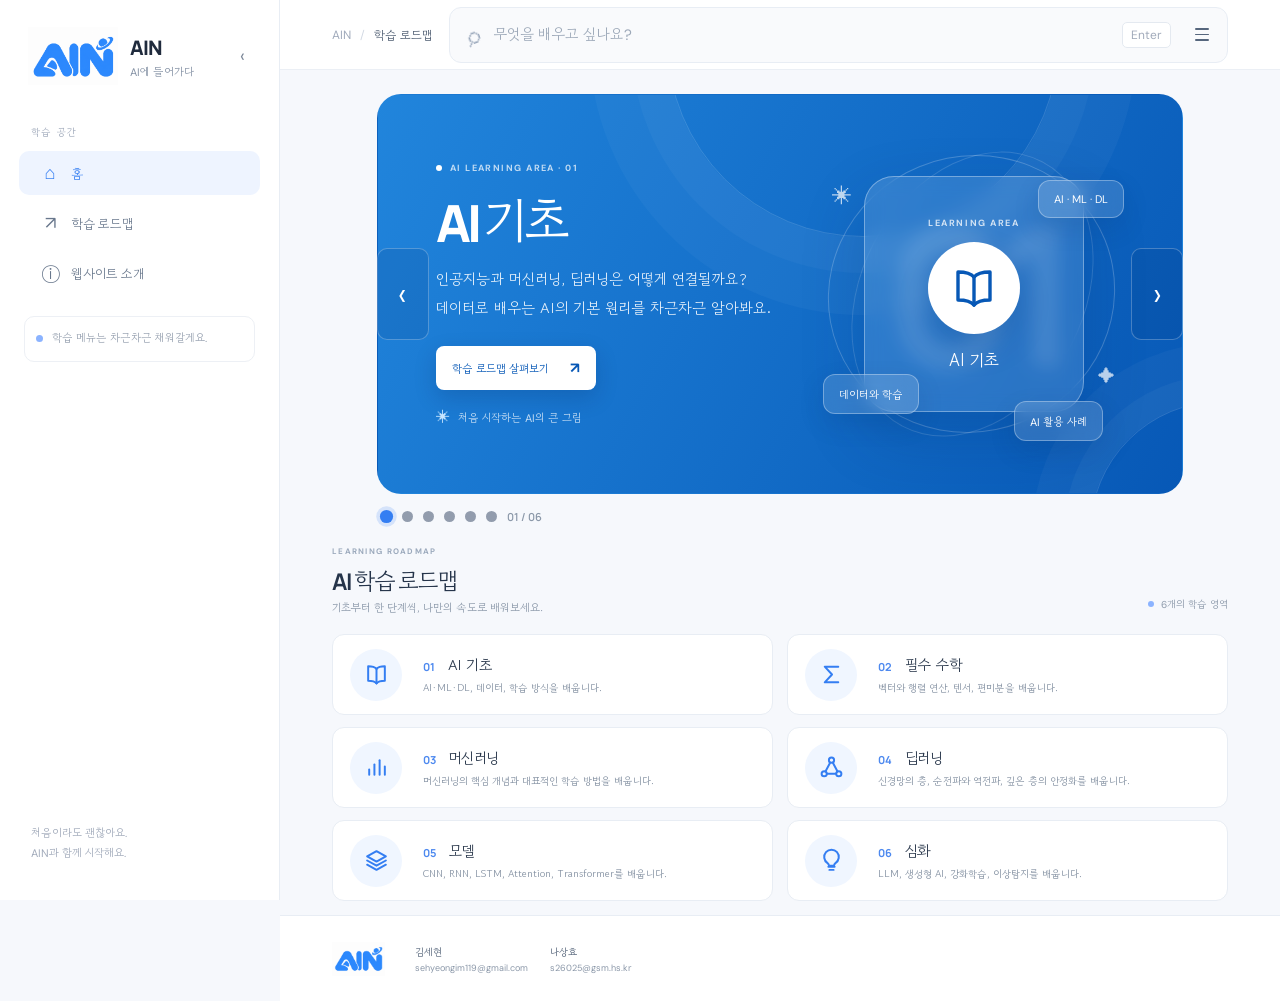
<file: index.html>
<!doctype html>
<html lang="ko">
  <head>
    <meta charset="UTF-8" />
    <meta name="viewport" content="width=device-width, initial-scale=1.0" />
    <meta name="theme-color" content="#f7f9fc" />
    <meta name="description" content="AI를 처음 만나는 사람을 위한 인터랙티브 학습 로드맵, AIN." />
    <title>메인페이지</title>
    <link rel="icon" type="image/png" href="./assets/ain-logo.png?v=2" />
    <link rel="stylesheet" href="./src/styles/main.css?v=hero-carousel-gapless-20261103" />
  </head>
  <body>
    <div class="app-shell" id="appShell">
      <aside class="sidebar" id="sidebar" aria-label="학습 메뉴">
        <div class="sidebar-header">
          <a class="brand" id="sidebarBrand" href="#home" aria-label="AIN 홈" title="AIN 홈">
            <img src="./assets/ain-logo.png" alt="AIN 로고" />
            <span class="brand-copy"><strong>AIN</strong><small>AI에 들어가다</small></span>
          </a>
          <button class="sidebar-toggle-button" id="sidebarToggle" type="button" aria-expanded="true" aria-controls="sidebar" aria-label="사이드바 접기" title="사이드바 접기">
            <span class="side-icon" aria-hidden="true">‹</span>
          </button>
        </div>
        <div class="sidebar-label">학습 공간</div>
        <a class="side-link is-active" href="#home" aria-current="page"><span class="side-icon">⌂</span><span>홈</span></a>
        <a class="side-link" href="./roadmap.html"><span class="side-icon">↗</span><span>학습 로드맵</span></a>
        <a class="side-link" href="./about.html"><span class="side-icon">ⓘ</span><span>웹사이트 소개</span></a>
        <div class="sidebar-note"><span class="note-dot"></span><span>학습 메뉴는 차근차근 채워갈게요.</span></div>
        <div class="sidebar-bottom">처음이라도 괜찮아요.<br />AIN과 함께 시작해요.</div>
      </aside>

      <main class="main-area" id="home">
        <header class="topbar">
          <div class="topbar-left">
            <div class="breadcrumb"><span>AIN</span><span class="crumb-divider">/</span><strong>학습 로드맵</strong></div>
          </div>
          <div class="search-wrap">
            <span class="search-icon" aria-hidden="true">⌕</span>
            <input id="searchInput" type="search" placeholder="무엇을 배우고 싶나요?" aria-label="학습 단원 검색" autocomplete="off" />
            <kbd>Enter</kbd>
            <button class="icon-button hamburger" id="menuButton" type="button" aria-label="메뉴 열기" aria-expanded="false" aria-controls="menuPanel"><span></span><span></span><span></span></button>
          </div>
          <div class="topbar-end"><span class="topbar-caption">AI를 처음 만나는 순간</span></div>
        </header>

        <section class="menu-panel" id="menuPanel" aria-label="전체 메뉴" aria-hidden="true" inert>
          <div class="menu-panel-content">
            <div class="menu-panel-kicker">AIN MENU</div>
            <h2>전체 메뉴</h2>
            <p>AI 학습 목차와 관련 메뉴가 이곳에 표시됩니다.</p>
          </div>
        </section>

        <div class="page-content">
          <section class="hero" id="heroCarousel" aria-label="AI 학습 카테고리 소개" aria-roledescription="carousel">
            <div class="hero-stage">
              <div class="hero-slides" id="heroSlides" aria-live="off"></div>
              <div class="hero-side-controls">
                <button class="hero-arrow hero-previous" id="heroPrevious" type="button" aria-label="이전 카테고리">‹</button>
                <button class="hero-arrow hero-next" id="heroNext" type="button" aria-label="다음 카테고리">›</button>
              </div>
            </div>
            <div class="hero-carousel-controls">
              <div class="hero-pagination" id="heroPagination" role="group" aria-label="카테고리 선택"></div>
              <span class="hero-slide-count" id="heroSlideCount" aria-hidden="true"></span>
            </div>
          </section>

          <section class="roadmap-section" id="roadmap" aria-labelledby="roadmapTitle">
            <div class="section-heading">
              <div><div class="section-kicker">LEARNING ROADMAP</div><h2 id="roadmapTitle">AI 학습 로드맵</h2><p>기초부터 한 단계씩, 나만의 속도로 배워보세요.</p></div>
              <div class="roadmap-count"><span class="count-dot"></span><span id="unitCount">6개의 학습 영역</span></div>
            </div>
            <div class="filter-row" id="filterRow" aria-label="학습 영역 필터"></div>
            <div class="unit-grid" id="unitGrid" aria-live="polite">
              <article class="unit-card" data-unit-id="base">
                <span class="unit-icon" aria-hidden="true"><svg viewBox="0 0 24 24"><path d="M12 6.5C10.5 4.7 7.7 4 4 4v14c3.7 0 6.5.7 8 2.5"/><path d="M12 6.5C13.5 4.7 16.3 4 20 4v14c-3.7 0-6.5.7-8 2.5"/><path d="M12 6.5v14"/></svg></span>
                <div class="unit-content"><div class="unit-title-wrap"><span class="unit-number">01</span><h3>AI 기초</h3></div><p class="unit-description">AI·ML·DL, 데이터, 학습 방식을 배웁니다.</p></div>
              </article>
              <a class="unit-card" data-unit-id="math" href="https://yea-kasane-teto.github.io/AIN-sanghyo/?module=math" aria-label="필수 수학 학습 페이지로 이동">
                <span class="unit-icon" aria-hidden="true"><svg viewBox="0 0 24 24"><path d="M18.5 4.5h-13l7 7.5-7 7.5h13"/></svg></span>
                <div class="unit-content"><div class="unit-title-wrap"><span class="unit-number">02</span><h3>필수 수학</h3></div><p class="unit-description">벡터와 행렬 연산, 텐서, 편미분을 배웁니다.</p></div>
              </a>
              <a class="unit-card" data-unit-id="ml" href="https://yea-kasane-teto.github.io/AIN-sanghyo/?module=ml" aria-label="머신러닝 학습 페이지로 이동">
                <span class="unit-icon" aria-hidden="true"><svg viewBox="0 0 24 24"><path d="M5 19v-5"/><path d="M10 19V9"/><path d="M15 19V5"/><path d="M20 19v-8"/></svg></span>
                <div class="unit-content"><div class="unit-title-wrap"><span class="unit-number">03</span><h3>머신러닝</h3></div><p class="unit-description">머신러닝의 핵심 개념과 대표적인 학습 방법을 배웁니다.</p></div>
              </a>
              <article class="unit-card" data-unit-id="dl">
                <span class="unit-icon" aria-hidden="true"><svg viewBox="0 0 24 24"><circle cx="12" cy="5" r="2.5"/><circle cx="5" cy="18" r="2.5"/><circle cx="19" cy="18" r="2.5"/><path d="m10.8 7.2-4.6 8.6M13.2 7.2l4.6 8.6M7.5 18h9"/></svg></span>
                <div class="unit-content"><div class="unit-title-wrap"><span class="unit-number">04</span><h3>딥러닝</h3></div><p class="unit-description">신경망과 딥러닝의 기본 구조와 학습 원리를 배웁니다.</p></div>
              </article>
              <article class="unit-card" data-unit-id="model">
                <span class="unit-icon" aria-hidden="true"><svg viewBox="0 0 24 24"><path d="m12 3 9 5-9 5-9-5 9-5Z"/><path d="m3 12 9 5 9-5"/><path d="m3 16 9 5 9-5"/></svg></span>
                <div class="unit-content"><div class="unit-title-wrap"><span class="unit-number">05</span><h3>모델</h3></div><p class="unit-description">CNN, RNN, LSTM, Attention, Transformer를 배웁니다.</p></div>
              </article>
              <article class="unit-card" data-unit-id="depth">
                <span class="unit-icon" aria-hidden="true"><svg viewBox="0 0 24 24"><path d="M9 18h6M10 21h4"/><path d="M8.2 14.5a7 7 0 1 1 7.6 0c-.9.7-1.3 1.5-1.4 2.5h-4.8c-.1-1-.5-1.8-1.4-2.5Z"/></svg></span>
                <div class="unit-content"><div class="unit-title-wrap"><span class="unit-number">06</span><h3>심화</h3></div><p class="unit-description">LLM, 생성형 AI, 강화학습, 이상탐지를 배웁니다.</p></div>
              </article>
            </div>
            <div class="empty-state" id="emptyState" hidden><span>⌕</span><strong>검색 결과가 없어요</strong><p>다른 단어로 다시 찾아보세요.</p></div>
          </section>
        </div>

        <footer class="site-footer">
          <a class="footer-brand" href="#home" aria-label="AIN 홈"><img src="./assets/ain-logo.png" alt="AIN 로고" /></a>
          <div class="footer-contacts"><a href="mailto:sehyeongim119@gmail.com"><strong>김세현</strong><span>sehyeongim119@gmail.com</span></a><a href="mailto:s26025@gsm.hs.kr"><strong>나상효</strong><span>s26025@gsm.hs.kr</span></a></div>
        </footer>
      </main>
    </div>
    <script src="./src/modules/navigation.js"></script>
    <script src="./src/modules/menuPanel.js"></script>
    <script src="./src/modules/heroCarousel.js?v=hero-carousel-motion-20261103"></script>
    <script type="module" src="./src/main.js"></script>
  </body>
</html>
</file>
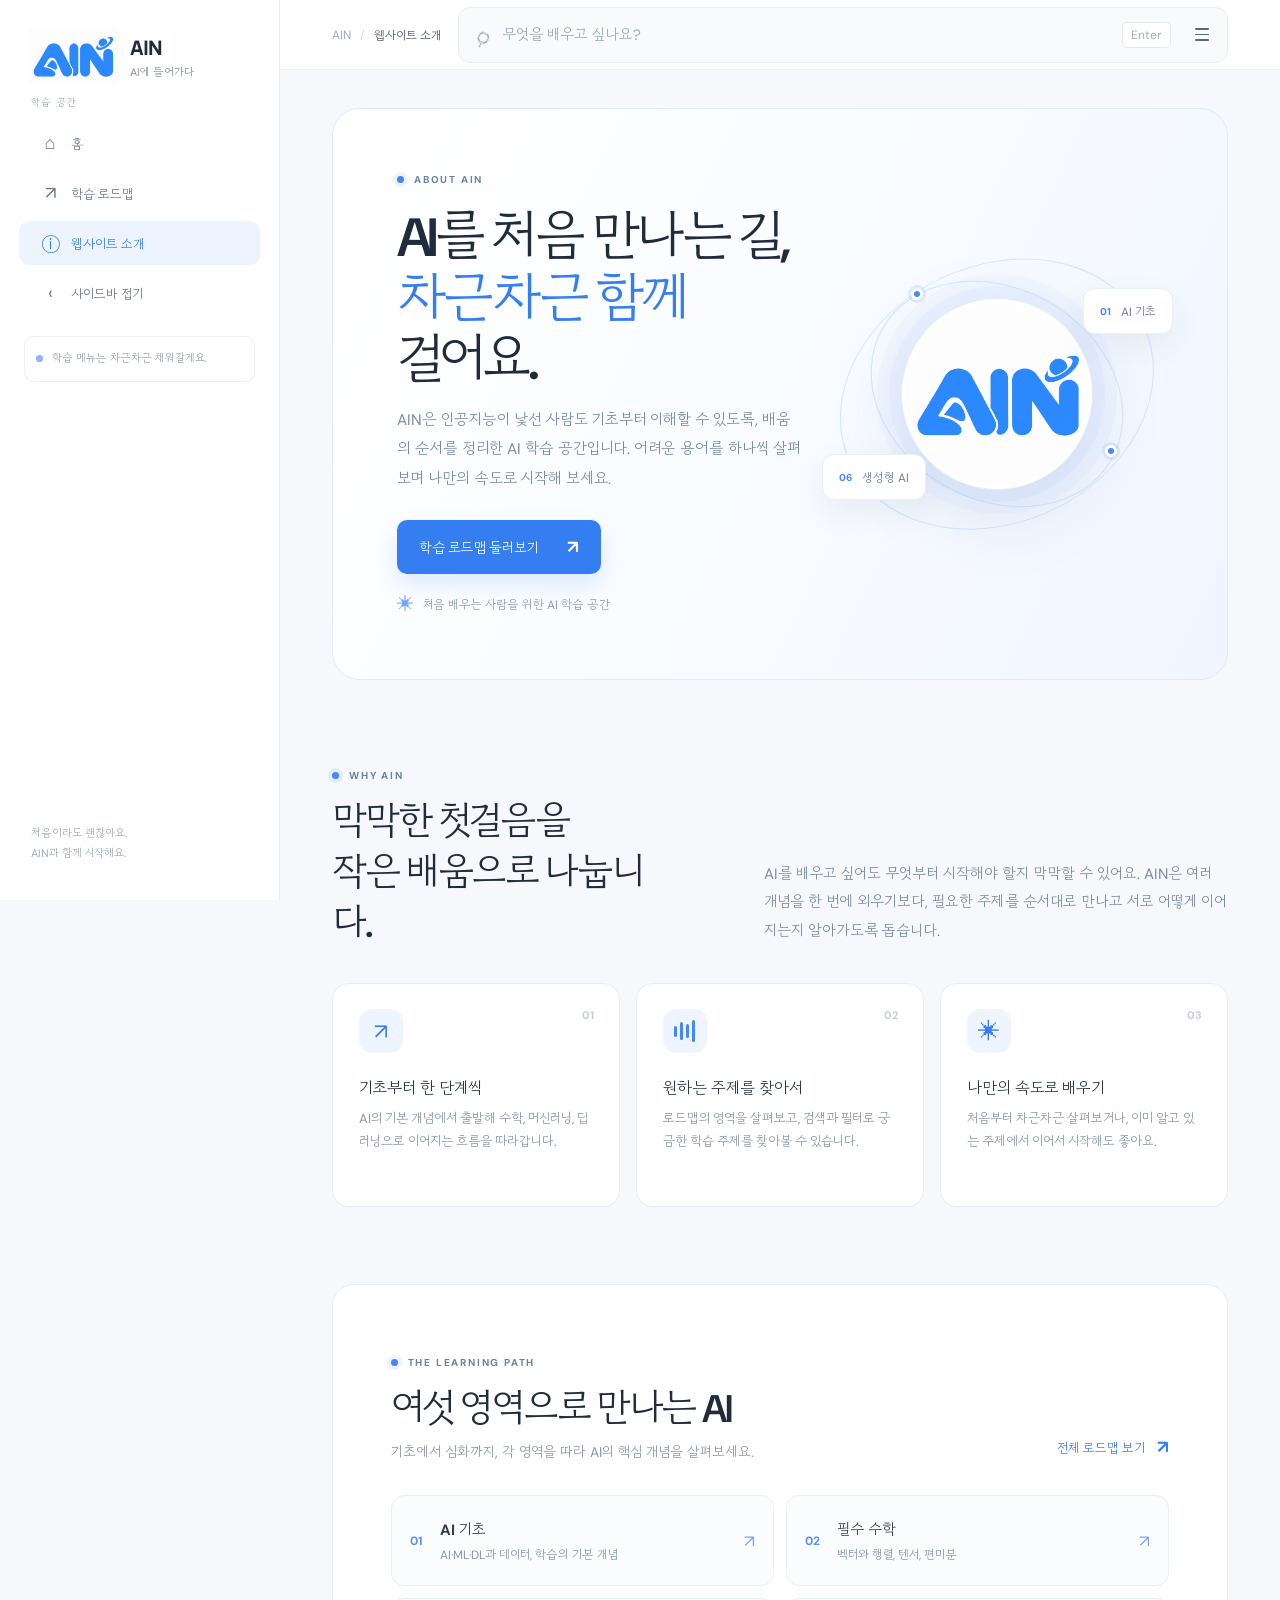
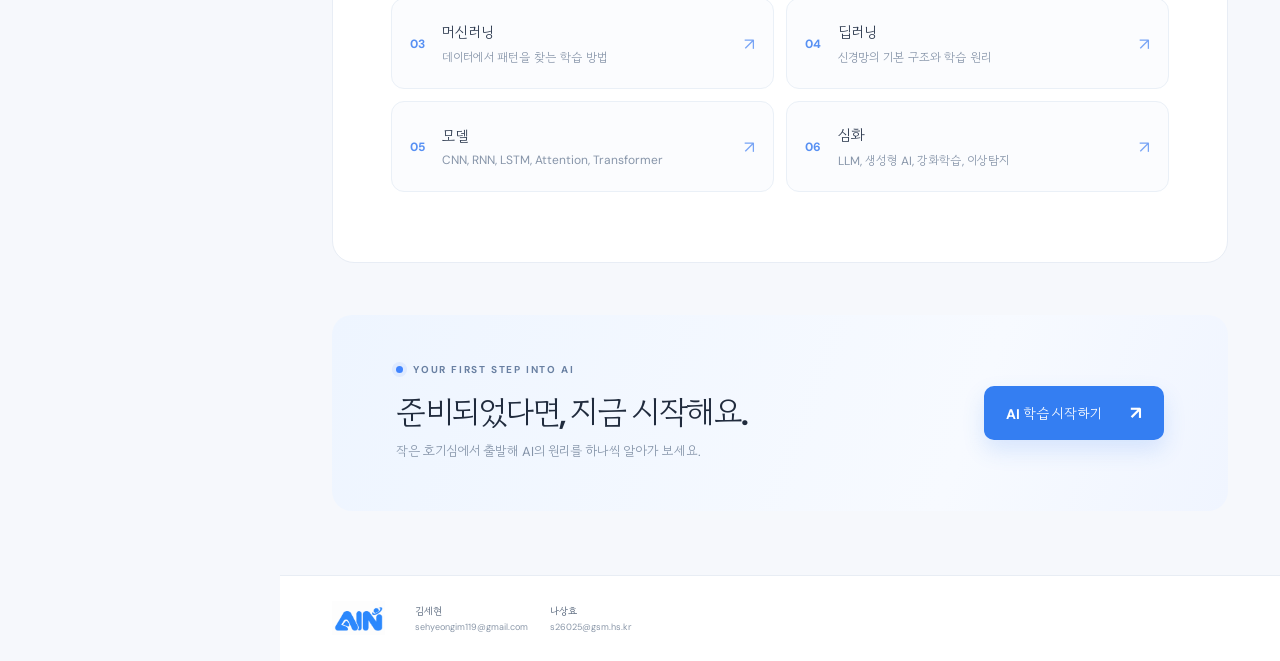
<file: about.html>
<!doctype html>
<html lang="ko">
  <head>
    <meta charset="UTF-8" />
    <meta name="viewport" content="width=device-width, initial-scale=1.0" />
    <meta name="theme-color" content="#f7f9fc" />
    <meta name="description" content="AIN은 AI를 처음 만나는 사람을 위한 단계별 학습 로드맵입니다." />
    <title>웹사이트 소개 | AIN</title>
    <link rel="icon" type="image/png" href="./assets/ain-logo.png" />
    <link rel="stylesheet" href="./src/styles/main.css" />
    <link rel="stylesheet" href="./src/styles/about.css" />
  </head>
  <body>
    <div class="app-shell" id="appShell">
      <aside class="sidebar" id="sidebar" aria-label="학습 메뉴">
        <a class="brand" href="./index.html" aria-label="AIN 홈">
          <img src="./assets/ain-logo.png" alt="AIN 로고" />
          <span class="brand-copy"><strong>AIN</strong><small>AI에 들어가다</small></span>
        </a>
        <div class="sidebar-label">학습 공간</div>
        <a class="side-link" href="./index.html"><span class="side-icon">⌂</span><span>홈</span></a>
        <a class="side-link" href="./roadmap.html"><span class="side-icon">↗</span><span>학습 로드맵</span></a>
        <a class="side-link is-active" href="./about.html" aria-current="page"><span class="side-icon">ⓘ</span><span>웹사이트 소개</span></a>
        <button class="side-link side-toggle" id="sidebarToggle" type="button" aria-expanded="true" aria-controls="sidebar"><span class="side-icon">‹</span><span>사이드바 접기</span></button>
        <div class="sidebar-note"><span class="note-dot"></span><span>학습 메뉴는 차근차근 채워갈게요.</span></div>
        <div class="sidebar-bottom">처음이라도 괜찮아요.<br />AIN과 함께 시작해요.</div>
      </aside>

      <main class="main-area" id="aboutPage">
        <header class="topbar">
          <div class="topbar-left">
            <div class="breadcrumb"><a href="./index.html">AIN</a><span class="crumb-divider">/</span><strong>웹사이트 소개</strong></div>
          </div>
          <div class="search-wrap about-search-wrap">
            <span class="search-icon" aria-hidden="true">⌕</span>
            <input id="searchInput" type="search" placeholder="무엇을 배우고 싶나요?" aria-label="학습 단원 검색" autocomplete="off" />
            <kbd>Enter</kbd>
            <button class="icon-button hamburger" id="menuButton" type="button" aria-label="메뉴 열기" aria-expanded="false" aria-controls="menuPanel"><span></span><span></span><span></span></button>
          </div>
          <div class="topbar-end"><span class="topbar-caption">AI를 처음 만나는 순간</span></div>
        </header>

        <section class="menu-panel" id="menuPanel" aria-label="전체 메뉴" aria-hidden="true" inert>
          <div class="menu-panel-content">
            <div class="menu-panel-kicker">AIN MENU</div>
            <h2>전체 메뉴</h2>
            <p>AI 학습 목차와 관련 메뉴가 이곳에 표시됩니다.</p>
          </div>
        </section>

        <div class="page-content about-content">
          <section class="about-hero" aria-labelledby="aboutTitle">
            <div class="about-hero-copy">
              <div class="about-kicker"><span></span> ABOUT AIN</div>
              <h1 id="aboutTitle">AI를 처음 만나는 길,<br /><em>차근차근 함께</em> 걸어요.</h1>
              <p>AIN은 인공지능이 낯선 사람도 기초부터 이해할 수 있도록, 배움의 순서를 정리한 AI 학습 공간입니다. 어려운 용어를 하나씩 살펴보며 나만의 속도로 시작해 보세요.</p>
              <a class="about-primary-button" href="./roadmap.html">학습 로드맵 둘러보기 <span aria-hidden="true">↗</span></a>
              <div class="about-hero-note"><span aria-hidden="true">✳</span> 처음 배우는 사람을 위한 AI 학습 공간</div>
            </div>
            <div class="about-orbit" aria-hidden="true">
              <div class="orbit-ring orbit-ring-one"></div>
              <div class="orbit-ring orbit-ring-two"></div>
              <div class="orbit-center"><img src="./assets/ain-logo.png" alt="" /></div>
              <span class="orbit-dot orbit-dot-one"></span>
              <span class="orbit-dot orbit-dot-two"></span>
              <div class="orbit-chip orbit-chip-top"><span>01</span> AI 기초</div>
              <div class="orbit-chip orbit-chip-bottom"><span>06</span> 생성형 AI</div>
            </div>
          </section>

          <section class="about-purpose" aria-labelledby="purposeTitle">
            <div class="about-section-heading">
              <div class="about-kicker"><span></span> WHY AIN</div>
              <h2 id="purposeTitle">막막한 첫걸음을<br />작은 배움으로 나눕니다.</h2>
            </div>
            <p class="about-purpose-copy">AI를 배우고 싶어도 무엇부터 시작해야 할지 막막할 수 있어요. AIN은 여러 개념을 한 번에 외우기보다, 필요한 주제를 순서대로 만나고 서로 어떻게 이어지는지 알아가도록 돕습니다.</p>
            <div class="about-value-grid">
              <article class="about-value-card">
                <span class="about-value-number">01</span>
                <div class="about-value-icon" aria-hidden="true">↗</div>
                <h3>기초부터 한 단계씩</h3>
                <p>AI의 기본 개념에서 출발해 수학, 머신러닝, 딥러닝으로 이어지는 흐름을 따라갑니다.</p>
              </article>
              <article class="about-value-card">
                <span class="about-value-number">02</span>
                <div class="about-value-icon about-value-icon-bars" aria-hidden="true"><i></i><i></i><i></i><i></i></div>
                <h3>원하는 주제를 찾아서</h3>
                <p>로드맵의 영역을 살펴보고, 검색과 필터로 궁금한 학습 주제를 찾아볼 수 있습니다.</p>
              </article>
              <article class="about-value-card">
                <span class="about-value-number">03</span>
                <div class="about-value-icon" aria-hidden="true">✳</div>
                <h3>나만의 속도로 배우기</h3>
                <p>처음부터 차근차근 살펴보거나, 이미 알고 있는 주제에서 이어서 시작해도 좋아요.</p>
              </article>
            </div>
          </section>

          <section class="about-roadmap" aria-labelledby="aboutRoadmapTitle">
            <div class="about-section-heading about-roadmap-heading">
              <div>
                <div class="about-kicker"><span></span> THE LEARNING PATH</div>
                <h2 id="aboutRoadmapTitle">여섯 영역으로 만나는 AI</h2>
                <p>기초에서 심화까지, 각 영역을 따라 AI의 핵심 개념을 살펴보세요.</p>
              </div>
              <a class="about-text-link" href="./roadmap.html">전체 로드맵 보기 <span aria-hidden="true">↗</span></a>
            </div>
            <div class="about-path-grid">
              <article class="about-path-card"><span>01</span><div><h3>AI 기초</h3><p>AI·ML·DL과 데이터, 학습의 기본 개념</p></div><b aria-hidden="true">↗</b></article>
              <article class="about-path-card"><span>02</span><div><h3>필수 수학</h3><p>벡터와 행렬, 텐서, 편미분</p></div><b aria-hidden="true">↗</b></article>
              <article class="about-path-card"><span>03</span><div><h3>머신러닝</h3><p>데이터에서 패턴을 찾는 학습 방법</p></div><b aria-hidden="true">↗</b></article>
              <article class="about-path-card"><span>04</span><div><h3>딥러닝</h3><p>신경망의 기본 구조와 학습 원리</p></div><b aria-hidden="true">↗</b></article>
              <article class="about-path-card"><span>05</span><div><h3>모델</h3><p>CNN, RNN, LSTM, Attention, Transformer</p></div><b aria-hidden="true">↗</b></article>
              <article class="about-path-card"><span>06</span><div><h3>심화</h3><p>LLM, 생성형 AI, 강화학습, 이상탐지</p></div><b aria-hidden="true">↗</b></article>
            </div>
          </section>

          <section class="about-closing" aria-label="학습 시작하기">
            <div><div class="about-kicker"><span></span> YOUR FIRST STEP INTO AI</div><h2>준비되었다면, 지금 시작해요.</h2><p>작은 호기심에서 출발해 AI의 원리를 하나씩 알아가 보세요.</p></div>
            <a class="about-primary-button" href="./roadmap.html">AI 학습 시작하기 <span aria-hidden="true">↗</span></a>
          </section>
        </div>

        <footer class="site-footer">
          <a class="footer-brand" href="./index.html" aria-label="AIN 홈"><img src="./assets/ain-logo.png" alt="AIN 로고" /></a>
          <div class="footer-contacts"><a href="mailto:sehyeongim119@gmail.com"><strong>김세현</strong><span>sehyeongim119@gmail.com</span></a><a href="mailto:s26025@gsm.hs.kr"><strong>나상효</strong><span>s26025@gsm.hs.kr</span></a></div>
        </footer>
      </main>
    </div>
    <script src="./src/modules/navigation.js"></script>
    <script src="./src/modules/menuPanel.js"></script>
    <script type="module">
      import { initSearch } from './src/modules/search.js';
      initSearch();
    </script>
  </body>
</html>
</file>
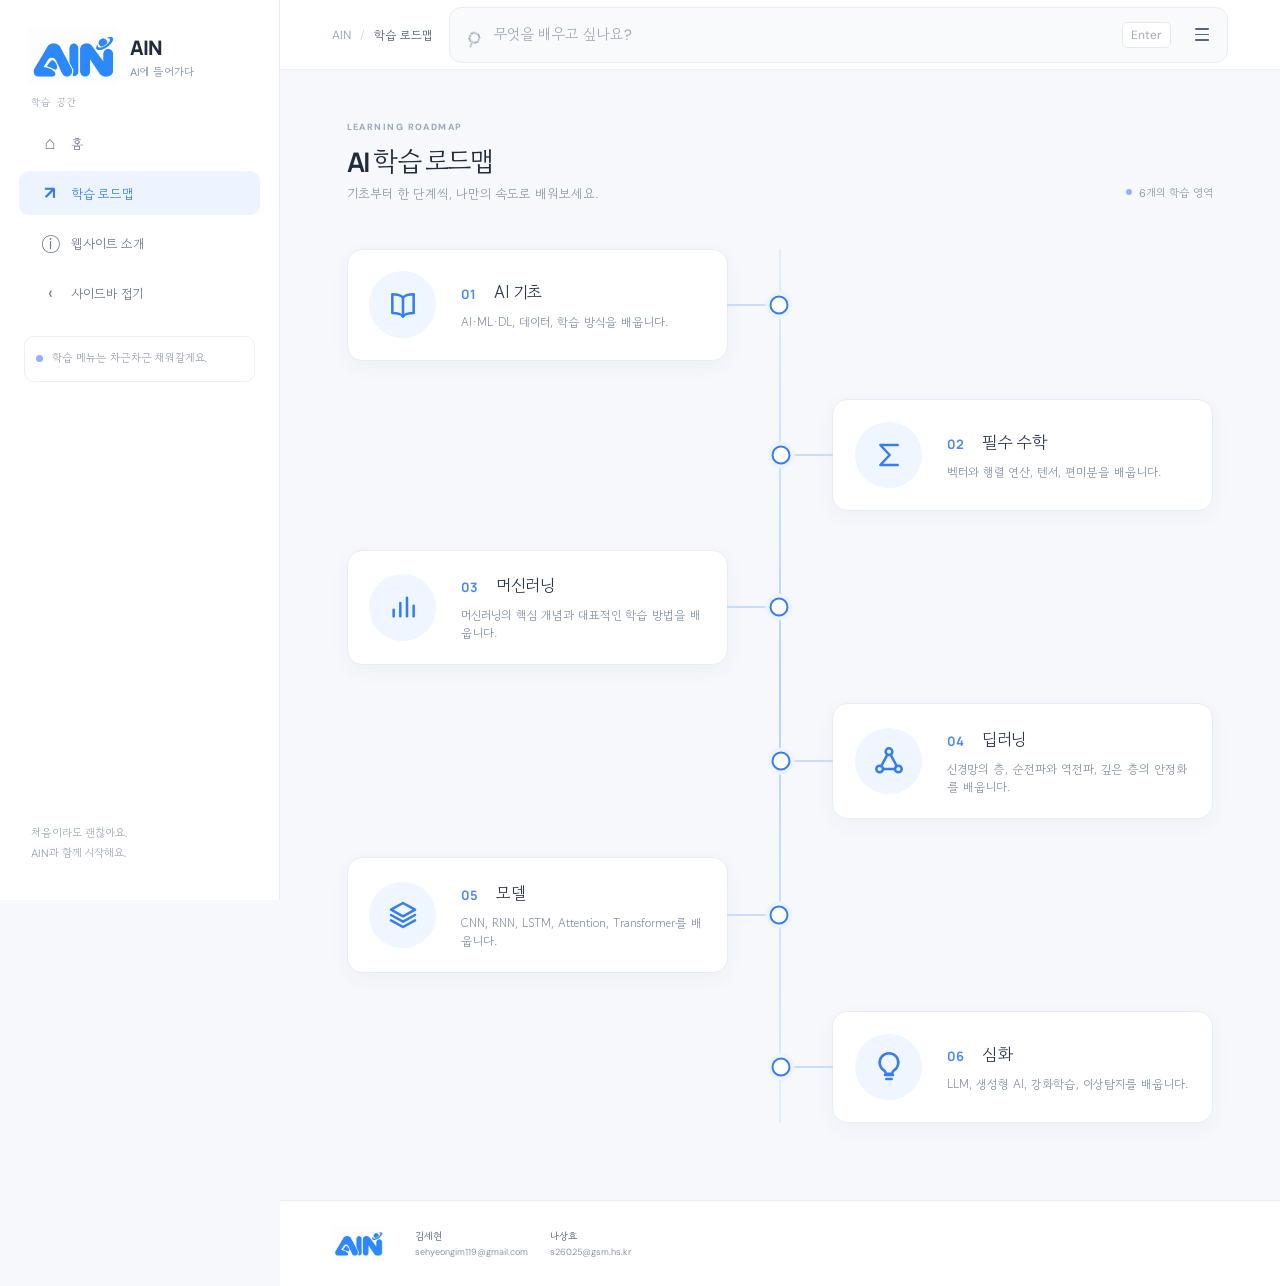
<file: roadmap.html>
<!doctype html>
<html lang="ko">
  <head>
    <meta charset="UTF-8" />
    <meta name="viewport" content="width=device-width, initial-scale=1.0" />
    <meta name="theme-color" content="#f7f9fc" />
    <meta name="description" content="AI 기초부터 생성형 AI까지, AIN 학습 로드맵을 따라가 보세요." />
    <title>AI 학습 로드맵 | AIN</title>
    <link rel="icon" type="image/png" href="./assets/ain-logo.png" />
    <link rel="stylesheet" href="./src/styles/main.css" />
    <link rel="stylesheet" href="./src/styles/roadmap.css" />
  </head>
  <body>
    <div class="app-shell" id="appShell">
      <aside class="sidebar" id="sidebar" aria-label="학습 메뉴">
        <a class="brand" href="./index.html" aria-label="AIN 홈">
          <img src="./assets/ain-logo.png" alt="AIN 로고" />
          <span class="brand-copy"><strong>AIN</strong><small>AI에 들어가다</small></span>
        </a>
        <div class="sidebar-label">학습 공간</div>
        <a class="side-link" href="./index.html"><span class="side-icon">⌂</span><span>홈</span></a>
        <a class="side-link is-active" href="./roadmap.html" aria-current="page"><span class="side-icon">↗</span><span>학습 로드맵</span></a>
        <a class="side-link" href="./about.html"><span class="side-icon">ⓘ</span><span>웹사이트 소개</span></a>
        <button class="side-link side-toggle" id="sidebarToggle" type="button" aria-expanded="true" aria-controls="sidebar"><span class="side-icon">‹</span><span>사이드바 접기</span></button>
        <div class="sidebar-note"><span class="note-dot"></span><span>학습 메뉴는 차근차근 채워갈게요.</span></div>
        <div class="sidebar-bottom">처음이라도 괜찮아요.<br />AIN과 함께 시작해요.</div>
      </aside>

      <main class="main-area" id="roadmapPage">
        <header class="topbar">
          <div class="topbar-left">
            <div class="breadcrumb"><a href="./index.html">AIN</a><span class="crumb-divider">/</span><strong>학습 로드맵</strong></div>
          </div>
          <div class="search-wrap">
            <span class="search-icon" aria-hidden="true">⌕</span>
            <input id="searchInput" type="search" placeholder="무엇을 배우고 싶나요?" aria-label="학습 단원 검색" autocomplete="off" />
            <kbd>Enter</kbd>
            <button class="icon-button hamburger" id="menuButton" type="button" aria-label="메뉴 열기" aria-expanded="false" aria-controls="menuPanel"><span></span><span></span><span></span></button>
          </div>
          <div class="topbar-end"><span class="topbar-caption">AI를 처음 만나는 순간</span></div>
        </header>

        <section class="menu-panel" id="menuPanel" aria-label="전체 메뉴" aria-hidden="true" inert>
          <div class="menu-panel-content">
            <div class="menu-panel-kicker">AIN MENU</div>
            <h2>AI 학습 목차</h2>
            <p>기초부터 심화까지 여섯 학습 영역을 순서대로 살펴보세요.</p>
            <a class="roadmap-menu-link" href="#roadmap">학습 로드맵으로 이동 <span aria-hidden="true">↘</span></a>
          </div>
        </section>

        <div class="page-content roadmap-page-content">
          <section class="roadmap-section" id="roadmap" aria-labelledby="roadmapTitle">
            <div class="section-heading roadmap-page-heading">
              <div>
                <div class="section-kicker">LEARNING ROADMAP</div>
                <h1 class="roadmap-page-title" id="roadmapTitle">AI 학습 로드맵</h1>
                <p>기초부터 한 단계씩, 나만의 속도로 배워보세요.</p>
              </div>
              <div class="roadmap-count"><span class="count-dot"></span><span id="unitCount">6개의 학습 영역</span></div>
            </div>
            <div class="filter-row" id="filterRow" aria-label="학습 영역 필터"></div>
            <div class="unit-grid" id="unitGrid" aria-live="polite">
              <article class="unit-card" data-unit-id="base">
                <span class="unit-icon" aria-hidden="true"><svg viewBox="0 0 24 24"><path d="M12 6.5C10.5 4.7 7.7 4 4 4v14c3.7 0 6.5.7 8 2.5"/><path d="M12 6.5C13.5 4.7 16.3 4 20 4v14c-3.7 0-6.5.7-8 2.5"/><path d="M12 6.5v14"/></svg></span>
                <div class="unit-content"><div class="unit-title-wrap"><span class="unit-number">01</span><h3>AI 기초</h3></div><p class="unit-description">AI·ML·DL, 데이터, 학습 방식을 배웁니다.</p></div>
              </article>
              <a class="unit-card" data-unit-id="math" href="https://yea-kasane-teto.github.io/AIN-sanghyo/?module=math" aria-label="필수 수학 학습 페이지로 이동">
                <span class="unit-icon" aria-hidden="true"><svg viewBox="0 0 24 24"><path d="M18.5 4.5h-13l7 7.5-7 7.5h13"/></svg></span>
                <div class="unit-content"><div class="unit-title-wrap"><span class="unit-number">02</span><h3>필수 수학</h3></div><p class="unit-description">벡터와 행렬 연산, 텐서, 편미분을 배웁니다.</p></div>
              </a>
              <article class="unit-card" data-unit-id="ml">
                <span class="unit-icon" aria-hidden="true"><svg viewBox="0 0 24 24"><path d="M5 19v-5"/><path d="M10 19V9"/><path d="M15 19V5"/><path d="M20 19v-8"/></svg></span>
                <div class="unit-content"><div class="unit-title-wrap"><span class="unit-number">03</span><h3>머신러닝</h3></div><p class="unit-description">머신러닝의 핵심 개념과 대표적인 학습 방법을 배웁니다.</p></div>
              </article>
              <article class="unit-card" data-unit-id="dl">
                <span class="unit-icon" aria-hidden="true"><svg viewBox="0 0 24 24"><circle cx="12" cy="5" r="2.5"/><circle cx="5" cy="18" r="2.5"/><circle cx="19" cy="18" r="2.5"/><path d="m10.8 7.2-4.6 8.6M13.2 7.2l4.6 8.6M7.5 18h9"/></svg></span>
                <div class="unit-content"><div class="unit-title-wrap"><span class="unit-number">04</span><h3>딥러닝</h3></div><p class="unit-description">신경망과 딥러닝의 기본 구조와 학습 원리를 배웁니다.</p></div>
              </article>
              <article class="unit-card" data-unit-id="model">
                <span class="unit-icon" aria-hidden="true"><svg viewBox="0 0 24 24"><path d="m12 3 9 5-9 5-9-5 9-5Z"/><path d="m3 12 9 5 9-5"/><path d="m3 16 9 5 9-5"/></svg></span>
                <div class="unit-content"><div class="unit-title-wrap"><span class="unit-number">05</span><h3>모델</h3></div><p class="unit-description">CNN, RNN, LSTM, Attention, Transformer를 배웁니다.</p></div>
              </article>
              <article class="unit-card" data-unit-id="depth">
                <span class="unit-icon" aria-hidden="true"><svg viewBox="0 0 24 24"><path d="M9 18h6M10 21h4"/><path d="M8.2 14.5a7 7 0 1 1 7.6 0c-.9.7-1.3 1.5-1.4 2.5h-4.8c-.1-1-.5-1.8-1.4-2.5Z"/></svg></span>
                <div class="unit-content"><div class="unit-title-wrap"><span class="unit-number">06</span><h3>심화</h3></div><p class="unit-description">LLM, 생성형 AI, 강화학습, 이상탐지를 배웁니다.</p></div>
              </article>
            </div>
            <div class="empty-state" id="emptyState" hidden><span aria-hidden="true">⌕</span><strong>검색 결과가 없어요</strong><p>다른 단어로 다시 찾아보세요.</p></div>
          </section>
        </div>

        <footer class="site-footer">
          <a class="footer-brand" href="./index.html" aria-label="AIN 홈"><img src="./assets/ain-logo.png" alt="AIN 로고" /></a>
          <div class="footer-contacts"><a href="mailto:sehyeongim119@gmail.com"><strong>김세현</strong><span>sehyeongim119@gmail.com</span></a><a href="mailto:s26025@gsm.hs.kr"><strong>나상효</strong><span>s26025@gsm.hs.kr</span></a></div>
        </footer>
      </main>
    </div>
    <script src="./src/modules/navigation.js"></script>
    <script src="./src/modules/menuPanel.js"></script>
    <script type="module" src="./src/main.js"></script>
  </body>
</html>
</file>
<file: src/styles/main.css>
@import url('https://fonts.googleapis.com/css2?family=DM+Sans:wght@400;500;600;700&family=Gowun+Dodum&family=Manrope:wght@400;500;600;700;800&display=swap');

:root {
  font-family: 'DM Sans', 'Gowun Dodum', sans-serif;
  color: #202b3d;
  background: #f6f8fc;
  font-synthesis: none;
  text-rendering: optimizeLegibility;
  -webkit-font-smoothing: antialiased;
  --blue: #347ef2;
  --ink: #202b3d;
  --muted: #8190a5;
  --line: #e8edf4;
  --sidebar-width: 280px;
  --sidebar-rail-width: 100px;
  --sidebar-horizontal-padding: 19px;
  --sidebar-link-horizontal-padding: 12px;
  --sidebar-icon-leading-padding: calc(var(--sidebar-rail-width) / 2 - var(--sidebar-icon-size) / 2 - var(--sidebar-horizontal-padding));
  --sidebar-collapse-inset: max(0px, calc((var(--sidebar-rail-width) - var(--sidebar-link-height)) / 2 - var(--sidebar-horizontal-padding)));
  --sidebar-top-padding: 27px;
  --sidebar-logo-width: 90px;
  --sidebar-logo-height: 58px;
  --sidebar-brand-bottom-padding: 30px;
  --sidebar-link-height: 44px;
  --sidebar-icon-size: 18px;
  --sidebar-link-vertical-gap: 3px;
}

* { box-sizing: border-box; }
html { scroll-behavior: smooth; }
body { min-width: 360px; min-height: 100vh; margin: 0; }
button, input { font: inherit; }
button, a { -webkit-tap-highlight-color: transparent; }
a { color: inherit; text-decoration: none; }
.app-shell { min-height: 100vh; }
.sidebar {
  position: fixed; z-index: 5; inset: 0 auto 0 0; width: var(--sidebar-width);
  display: flex; flex-direction: column; padding: var(--sidebar-top-padding) var(--sidebar-horizontal-padding) 20px;
  background: #fff; border-right: 1px solid var(--line); transition: width .28s ease, padding .28s ease;
}
.sidebar-header { width: 100%; display: flex; align-items: center; justify-content: space-between; gap: 8px; margin-bottom: var(--sidebar-brand-bottom-padding); }
.brand { min-width: 0; display: flex; align-items: center; gap: 12px; padding: 0 9px; }
.brand img { width: var(--sidebar-logo-width); height: var(--sidebar-logo-height); object-fit: cover; object-position: center; }
.brand-copy { display: grid; gap: 2px; }
.brand-copy strong { font: 800 20px Manrope, sans-serif; letter-spacing: -.06em; }
.brand-copy small { color: #8491a4; font-size: 11px; }
.sidebar-label { padding: 9px 12px; color: #a0aabb; font-size: 10px; font-weight: 700; letter-spacing: .13em; }
.side-link {
  width: 100%; max-width: 100%; min-height: var(--sidebar-link-height); display: flex; align-items: center; gap: 12px; margin: var(--sidebar-link-vertical-gap) 0;
  padding: 0 var(--sidebar-link-horizontal-padding) 0 var(--sidebar-icon-leading-padding); border: 0; border-radius: 10px; background: none; color: #68778c;
  text-align: left; font-size: 13px; cursor: pointer; transition: width .28s ease, max-width .28s ease, gap .28s ease, padding-left .28s ease, margin-left .28s ease, background-color .18s ease;
}
.side-link.is-active { background: #eef4ff; color: var(--blue); font-weight: 700; }
.side-icon { width: var(--sidebar-icon-size); flex: 0 0 var(--sidebar-icon-size); text-align: center; font-size: var(--sidebar-icon-size); }
.sidebar-toggle-button {
  width: 36px; height: 36px; flex: 0 0 36px; display: grid; place-items: center;
  padding: 0; border: 1px solid transparent; border-radius: 9px; background: transparent; color: #7b8798;
  cursor: pointer; transition: background-color .18s ease, color .18s ease, border-color .18s ease;
}
.sidebar-toggle-button:hover { border-color: #e2eaf5; background: #f3f6fb; color: var(--blue); }
.sidebar-toggle-button:focus-visible { outline: 3px solid #8eb5ff; outline-offset: 2px; }
.sidebar-toggle-button .side-icon { font-size: var(--sidebar-icon-size); line-height: 1; }
.sidebar-note {
  display: flex; align-items: flex-start; gap: 9px; margin: 18px 5px; padding: 13px 11px;
  border: 1px solid #edf0f5; border-radius: 10px; color: #98a2b1; font-size: 11px; line-height: 1.6;
}
.note-dot, .count-dot { width: 7px; height: 7px; flex: 0 0 7px; margin-top: 5px; border-radius: 50%; background: #8bb3ff; }
.sidebar-bottom { margin-top: auto; padding: 16px 12px; color: #a1aaba; font-size: 11px; line-height: 1.8; }
.main-area { min-height: 100vh; display: flex; flex-direction: column; margin-left: var(--sidebar-width); transition: margin-left .28s ease; }
.sidebar-collapsed {
  --sidebar-rail-width: 110px;
  --sidebar-horizontal-padding: 10px;
  --sidebar-icon-leading-padding: calc(var(--sidebar-rail-width) / 2 - var(--sidebar-icon-size) / 2 - var(--sidebar-horizontal-padding));
  --sidebar-collapse-inset: max(0px, calc((var(--sidebar-rail-width) - var(--sidebar-link-height)) / 2 - var(--sidebar-horizontal-padding)));
}
.sidebar-collapsed .sidebar { width: var(--sidebar-rail-width); align-items: flex-start; padding: var(--sidebar-top-padding) var(--sidebar-horizontal-padding) 20px; }
.sidebar-collapsed .main-area { margin-left: var(--sidebar-rail-width); }
.sidebar-collapsed .sidebar-header { align-self: stretch; justify-content: center; gap: 0; }
.sidebar-collapsed .brand {
  width: 44px; height: 44px; display: flex; flex: 0 0 44px; align-items: center; justify-content: center;
  gap: 0; padding: 0; border-radius: 9px; cursor: pointer; transition: background-color .18s ease;
}
.sidebar-collapsed .brand:hover { background: #f3f6fb; }
.sidebar-collapsed .brand:focus-visible { outline: 3px solid #8eb5ff; outline-offset: 2px; }
.sidebar-collapsed .brand img { width: 42px; height: 27px; }
.sidebar-collapsed .sidebar-toggle-button { display: none; }
.sidebar-collapsed .brand-copy,
.sidebar-collapsed .sidebar-note,
.sidebar-collapsed .sidebar-bottom { display: none; }
.sidebar-collapsed .sidebar-label { width: 100%; padding-right: 0; padding-left: 0; text-align: center; white-space: nowrap; visibility: hidden; }
.sidebar-collapsed .side-link {
  width: var(--sidebar-link-height); min-height: var(--sidebar-link-height); justify-content: flex-start; gap: 0;
  max-width: calc(100% - var(--sidebar-collapse-inset));
  margin-left: var(--sidebar-collapse-inset);
  padding-left: calc(var(--sidebar-icon-leading-padding) - var(--sidebar-collapse-inset));
}
.sidebar-collapsed .side-link > span:not(.side-icon) { display: none; }
.sidebar-collapsed .side-icon { font-size: var(--sidebar-icon-size); }
.topbar {
  position: sticky; z-index: 4; top: 0; height: 70px; flex: 0 0 70px;
  display: grid; grid-template-columns: 1fr minmax(320px, 600px) 1fr; align-items: center; gap: 20px;
  padding: 0 5.2%; background: rgba(255,255,255,.93); border-bottom: 1px solid rgba(232,237,244,.85);
  backdrop-filter: blur(14px);
}
.topbar-left, .breadcrumb { display: flex; align-items: center; }
.breadcrumb { gap: 9px; color: #a0aabb; font-size: 12px; }
.breadcrumb strong { color: #4a596e; font-weight: 600; }
.crumb-divider { color: #d2d9e3; }
.icon-button { display: grid; place-content: center; gap: 4px; width: 34px; height: 34px; border: 1px solid #e8edf4; border-radius: 9px; background: #fff; cursor: pointer; }
.hamburger span { display: block; width: 14px; height: 1.5px; border-radius: 3px; background: #56667d; }
.search-wrap { height: 56px; display: flex; align-items: center; gap: 12px; padding: 0 6px 0 16px; border: 1px solid #e8edf4; border-radius: 12px; background: #f9fafc; }
.search-icon { color: #98a6ba; font-size: 26px; line-height: 1; transform: rotate(-20deg); }
.search-wrap input { width: 100%; min-width: 0; border: 0; outline: 0; background: transparent; color: var(--ink); font-size: 15px; }
.search-wrap input::placeholder { color: #9ca8b8; }
.search-wrap kbd { padding: 4px 8px; border: 1px solid #e4e9f0; border-radius: 5px; background: #fff; color: #a1aaba; font: 12px 'DM Sans', sans-serif; }
.search-wrap .hamburger { flex: 0 0 38px; width: 38px; height: 38px; border-color: transparent; background: transparent; }
.search-wrap .hamburger:hover { border-color: #e2eaf5; background: #fff; }
.topbar-end { text-align: right; }
.topbar-caption { color: #a3adba; font-size: 10px; letter-spacing: .03em; }
.menu-panel {
  position: fixed; z-index: 8; top: 70px; left: calc(var(--sidebar-width) + 18px); right: 5.2%;
  max-height: calc(100vh - 88px); overflow: auto; padding: 28px clamp(24px, 3vw, 48px);
  border: 1px solid #e8edf4; border-top: 0; border-radius: 0 0 18px 18px; background: #fff;
  box-shadow: 0 20px 44px #172b491c; opacity: 0; visibility: hidden; pointer-events: none;
  transform: translateY(-14px); transform-origin: top center;
  transition: opacity .2s ease, transform .24s ease, visibility 0s linear .24s;
}
.sidebar-collapsed .menu-panel { left: calc(var(--sidebar-rail-width) + 18px); }
.menu-panel.is-open {
  opacity: 1; visibility: visible; pointer-events: auto; transform: translateY(0);
  transition: opacity .2s ease, transform .24s ease;
}
.menu-panel-content { min-height: 190px; max-width: 900px; margin: 0 auto; display: flex; flex-direction: column; justify-content: center; }
.menu-panel-kicker { color: var(--blue); font-size: 10px; font-weight: 700; letter-spacing: .16em; }
.menu-panel h2 { margin: 10px 0 6px; color: var(--ink); font-size: 25px; }
.menu-panel p { margin: 0; color: var(--muted); font-size: 14px; line-height: 1.7; }
.page-content { width: 100%; max-width: 1030px; flex: 1 0 auto; margin: 0 auto; padding: 24px 5.2% 14px; }
.hero {
  position: relative; width: 90%; margin: 0 auto;
}
.hero-stage { position: relative; }
.hero-slides { display: grid; overflow: hidden; border-radius: 24px; isolation: isolate; }
.hero-slides > .hero-slide { grid-area: 1 / 1; min-width: 0; visibility: hidden; }
.hero-slides > .hero-slide[aria-hidden="false"],
.hero-slides > .hero-slide.is-leaving { visibility: visible; }
.hero-slides > .hero-slide[aria-hidden="true"] { pointer-events: none; }
.hero-slide {
  --slide-start: #187bd4; --slide-end: #075ab6; --slide-highlight: #c4e3ff;
  position: relative; min-height: 400px; display: grid; grid-template-columns: minmax(0, 1.1fr) minmax(300px, .9fr);
  align-items: center; gap: 20px; overflow: hidden; padding: 42px 58px;
  border: 1px solid transparent; border-radius: 0; isolation: isolate;
  background: linear-gradient(118deg, var(--slide-start), var(--slide-end)); color: #fff;
}
.hero-slide[hidden] { display: none; }
.hero-theme-base { --slide-start: #2185dc; --slide-end: #0758b6; --slide-highlight: #c8e6ff; }
.hero-theme-math { --slide-start: #526fe7; --slide-end: #304fc5; --slide-highlight: #d7e2ff; }
.hero-theme-ml { --slide-start: #0b9bbc; --slide-end: #0877a8; --slide-highlight: #c5f1ff; }
.hero-theme-dl { --slide-start: #2aa9a8; --slide-end: #168a94; --slide-highlight: #c7fff4; }
.hero-theme-model { --slide-start: #2f86dc; --slide-end: #155db4; --slide-highlight: #c8e4ff; }
.hero-theme-depth { --slide-start: #6d62df; --slide-end: #493db9; --slide-highlight: #e2dcff; }
.hero-slide::before, .hero-slide::after { position: absolute; z-index: -1; border: 1px solid #ffffff25; border-radius: 50%; content: ''; pointer-events: none; }
.hero-slide::before { width: 390px; height: 390px; top: -250px; left: 36%; box-shadow: 0 0 0 36px #ffffff08, 0 0 0 78px #ffffff08; }
.hero-slide::after { width: 260px; height: 260px; right: -170px; bottom: -170px; box-shadow: 0 0 0 26px #ffffff09, 0 0 0 58px #ffffff08; }
.hero-copy { position: relative; z-index: 2; max-width: 680px; }
.eyebrow, .section-kicker { display: flex; align-items: center; gap: 8px; color: #7a91b2; font-size: 9px; font-weight: 700; letter-spacing: .16em; }
.hero-slide .eyebrow { color: #ffffffb8; }
.eyebrow-mark { width: 6px; height: 6px; border-radius: 50%; background: #4388f7; }
.hero-slide .eyebrow-mark { background: #fff; }
.hero h1 { margin: 20px 0 14px; font-family: Manrope, 'Gowun Dodum', sans-serif; font-size: clamp(44px, 4vw, 72px); font-weight: 800; letter-spacing: -.075em; line-height: 1.12; }
.hero-description { max-width: 610px; margin: 0; color: #ffffffdf; font-family: 'Gowun Dodum', sans-serif; font-size: 15px; line-height: 1.9; word-break: keep-all; }
.primary-button { display: inline-flex; align-items: center; gap: 22px; margin-top: 22px; padding: 12px 16px; border-radius: 8px; background: var(--blue); box-shadow: 0 5px 12px #347ef226; color: #fff; font-size: 11px; font-weight: 700; transition: transform .18s, box-shadow .18s; }
.primary-button:hover { transform: translateY(-2px); box-shadow: 0 8px 16px #347ef238; }
.primary-button span { font-size: 15px; }
.hero-slide .primary-button { margin-top: 24px; background: #fff; box-shadow: 0 8px 22px #001e4b2e; color: var(--slide-end); }
.hero-slide .primary-button:hover { box-shadow: 0 12px 28px #001e4b3c; }
.hero-footnote { display: flex; align-items: center; gap: 8px; margin-top: 18px; color: #ffffffbd; font-size: 11px; }
.sparkle { color: var(--slide-highlight, #7fa9ed); font-size: 14px; }
.hero-art { position: relative; justify-self: center; width: min(100%, 470px); height: 300px; display: grid; place-items: center; isolation: isolate; }
.hero-orbit { position: absolute; z-index: -1; border: 1px solid #ffffff38; border-radius: 50%; }
.hero-orbit-one { inset: 12px 8px 12px 4px; transform: rotate(-22deg); }
.hero-orbit-two { inset: 0 40px 0 38px; border-color: #ffffff26; transform: rotate(28deg); }
.hero-visual-number { position: absolute; z-index: -1; color: #ffffff1e; font: 800 clamp(150px, 15vw, 245px)/1 Manrope, sans-serif; letter-spacing: -.1em; }
.hero-visual-card { position: relative; width: 220px; height: 236px; display: flex; flex-direction: column; align-items: center; justify-content: center; gap: 13px; border: 1px solid #ffffff56; border-radius: 30px; background: #ffffff1f; box-shadow: 0 24px 64px #002b6530; backdrop-filter: blur(9px); }
.hero-visual-kicker { color: #ffffffc4; font-size: 9px; font-weight: 700; letter-spacing: .17em; }
.hero-category-icon { width: 92px; height: 92px; display: grid; place-items: center; border-radius: 50%; background: #fff; box-shadow: 0 14px 34px #001e4b24; color: var(--slide-end); }
.hero-category-icon svg { width: 48px; height: 48px; fill: none; stroke: currentColor; stroke-linecap: round; stroke-linejoin: round; stroke-width: 1.7; }
.hero-visual-name { color: #fff; font-family: 'Gowun Dodum', sans-serif; font-size: 17px; font-weight: 700; }
.hero-topic-chip { position: absolute; z-index: 2; max-width: 180px; overflow: hidden; padding: 11px 15px; border: 1px solid #ffffff52; border-radius: 12px; background: #ffffff25; box-shadow: 0 10px 26px #002b6521; color: #fff; font-size: 11px; text-overflow: ellipsis; white-space: nowrap; backdrop-filter: blur(8px); }
.hero-topic-1 { top: 12%; right: 0; }
.hero-topic-2 { bottom: 10%; left: 0; }
.hero-topic-3 { right: 7%; bottom: 1%; }
.hero-art-sparkle { position: absolute; color: #ffffffb8; }
.hero-art-sparkle-one { top: 13%; left: 3%; font-size: 20px; }
.hero-art-sparkle-two { right: 3%; bottom: 19%; font-size: 17px; }
.hero-side-controls { position: absolute; z-index: 3; inset: 0; display: flex; align-items: center; justify-content: space-between; pointer-events: none; }
.hero-arrow { width: 52px; height: 92px; display: grid; place-items: center; padding: 0; border: 1px solid #ffffff40; border-radius: 10px; background: #002d6820; color: #fff; font-size: 34px; font-weight: 300; cursor: pointer; pointer-events: auto; transition: background .18s, transform .18s; }
.hero-arrow:hover { transform: scale(1.03); background: #002d6840; }
.hero-arrow:focus-visible { outline: 3px solid #fff; outline-offset: 3px; }
.hero-dot:focus-visible { outline: 3px solid var(--blue); outline-offset: 3px; }
.hero-carousel-controls { display: flex; align-items: center; gap: 10px; padding: 15px 4px 0; }
.hero-pagination { display: flex; align-items: center; gap: 10px; }
.hero-dot { width: 11px; height: 11px; flex: 0 0 11px; padding: 0; border: 0; border-radius: 50%; background: #929cad; cursor: pointer; transition: background .18s, transform .18s; }
.hero-dot[aria-current="true"] { transform: scale(1.2); background: var(--blue); box-shadow: 0 0 0 3px #347ef22b; }
.hero-slide-count { color: #8b98a9; font: 600 11px Manrope, sans-serif; }
.roadmap-section { padding-top: 22px; scroll-margin-top: 88px; }
.section-heading { display: flex; align-items: end; justify-content: space-between; gap: 20px; }
.section-kicker { color: #9ba9bc; font-size: 8px; }
.section-heading h2 { margin: 11px 0 3px; line-height: 1.25; color: #25344a; font-family: Manrope, 'Gowun Dodum', sans-serif; font-size: 23px; letter-spacing: -.055em; }
.section-heading p { margin: 0; line-height: 1.6; color: #8b98a9; font-family: 'Gowun Dodum', sans-serif; font-size: 11px; }
.roadmap-count { display: flex; align-items: center; gap: 7px; margin-bottom: 5px; color: #8d9aab; font-size: 10px; }
.roadmap-count .count-dot { width: 6px; height: 6px; flex-basis: 6px; margin: 0; }
.filter-row { display: none; }
.unit-grid { display: grid; grid-template-columns: repeat(2, minmax(0, 1fr)); gap: 12px 14px; margin-top: 18px; }
.unit-card {
  --accent: #347ef2; --accent-soft: #eff5ff;
  min-width: 0; min-height: 81px; display: grid; grid-template-columns: 52px minmax(0, 1fr);
  align-items: center; gap: 21px; padding: 11px 17px; border: 1px solid #e8edf4; border-radius: 12px;
  background: #fff; transition: transform .18s, border-color .18s, box-shadow .18s;
}
.unit-card:hover { transform: translateY(-2px); border-color: #d2def0; box-shadow: 0 7px 18px #243b5c0c; }
.unit-index { display: contents; }
.unit-number { flex: 0 0 auto; color: #4d89ef; font: 700 11px Manrope, sans-serif; }
.unit-icon { width: 52px; height: 52px; display: grid; place-items: center; border-radius: 50%; background: #f0f6ff; color: #347ef2; }
.unit-icon svg { width: 25px; height: 25px; fill: none; stroke: currentColor; stroke-linecap: round; stroke-linejoin: round; stroke-width: 1.9; }
.unit-content { min-width: 0; }
.unit-title-wrap { display: flex; align-items: baseline; gap: 13px; margin: 0; }
.unit-title-wrap h3 { margin: 0; color: #29374b; font-family: 'Gowun Dodum', sans-serif; font-size: 15px; font-weight: 700; letter-spacing: -.035em; }
.unit-subtitle { display: none; }
.unit-description { min-height: 0; margin: 5px 0 0; color: #8491a2; font-family: 'Gowun Dodum', sans-serif; font-size: 10px; line-height: 1.5; }
.unit-topics { display: none; }

.empty-state { display: grid; justify-items: center; gap: 5px; padding: 58px 15px; color: #93a0b1; text-align: center; }
.empty-state[hidden] { display: none; }
.empty-state > span { font-size: 24px; }
.empty-state strong { color: #65748a; font-family: 'Gowun Dodum', sans-serif; font-size: 13px; }
.empty-state p { margin: 0; font-size: 10px; }
.site-footer { min-height: 86px; flex: 0 0 86px; display: flex; align-items: center; gap: 30px; padding: 13px 5.2%; border-top: 1px solid var(--line); background: #fff; }
.footer-brand { display: flex; align-items: center; white-space: nowrap; }
.footer-brand img { width: 53px; height: 34px; object-fit: cover; object-position: center; }
.footer-contacts { display: flex; gap: 22px; }
.footer-contacts a { display: grid; gap: 3px; color: #8a97a8; font-size: 9px; }
.footer-contacts strong { color: #58677c; font-size: 10px; }

@media (max-width: 1100px) {
  .hero { width: 100%; }
}
@media (min-width: 741px) and (max-width: 1280px) {
  .topbar { grid-template-columns: auto minmax(0, 1fr); gap: 16px; }
  .topbar-end { display: none; }
  .search-wrap { min-width: 0; }
}
@media (min-width: 741px) and (max-width: 1100px) {
  .hero-slide { min-height: 480px; grid-template-columns: 1fr; align-items: start; gap: 0; padding: 34px 38px 185px; }
  .hero h1 { margin: 16px 0 10px; font-size: clamp(42px, 5vw, 58px); }
  .hero-description { max-width: 620px; font-size: 13px; }
  .hero-slide .primary-button { margin-top: 17px; }
  .hero-footnote { margin-top: 13px; font-size: 10px; }
  .hero-art { position: absolute; right: 18px; bottom: 0; width: 230px; height: 188px; justify-self: unset; }
  .hero-visual-number { font-size: 140px; }
  .hero-visual-card { width: 130px; height: 138px; gap: 7px; border-radius: 22px; }
  .hero-visual-kicker { font-size: 7px; }
  .hero-category-icon { width: 60px; height: 60px; }
  .hero-category-icon svg { width: 36px; height: 36px; }
  .hero-visual-name { font-size: 12px; }
  .hero-topic-chip { max-width: 135px; padding: 8px 10px; font-size: 8px; }
  .hero-topic-3 { display: none; }
  .hero-side-controls { position: static; justify-content: flex-start; gap: 9px; padding: 12px 2px 0; }
  .hero-arrow { width: 38px; height: 38px; border: 1px solid #e1e8f2; border-radius: 50%; background: #fff; color: #53657e; font-size: 23px; }
  .hero-arrow:hover { background: #f3f7fd; }
  .hero-arrow:focus-visible { outline-color: var(--blue); }
  .hero-carousel-controls { gap: 8px; padding: 10px 2px 0; }
}
@media (max-width: 740px) {
  .sidebar { box-shadow: 10px 0 30px #20334b0c; }
  .main-area { margin-left: 0; }
  .sidebar-collapsed .main-area { margin-left: var(--sidebar-rail-width); }

  .topbar { height: 62px; flex-basis: 62px; grid-template-columns: 1fr minmax(0, 1fr); gap: 10px; padding: 0 17px; }
  .menu-panel { top: 62px; left: 12px; right: 12px; max-height: calc(100vh - 74px); padding: 22px 20px; }
  .sidebar-collapsed .menu-panel { left: 12px; }
  .menu-panel-content { min-height: 160px; }
  .menu-panel h2 { font-size: 21px; }
  .menu-panel p { font-size: 12px; }
  .breadcrumb { font-size: 10px; }
  .topbar-end, .search-wrap kbd { display: none; }
  .search-wrap { height: 35px; gap: 6px; padding: 0 3px 0 8px; }
  .search-icon { font-size: 18px; }
  .search-wrap input { font-size: 10px; }
  .search-wrap .hamburger { flex-basis: 29px; width: 29px; height: 29px; }
  .page-content { padding: 20px 17px 32px; }
  .hero-slide { min-height: 470px; grid-template-columns: 1fr; align-items: start; gap: 0; padding: 29px 25px 188px; border-radius: 20px; }
  .hero h1 { margin: 16px 0 10px; font-size: clamp(36px, 7.8vw, 56px); }
  .hero-description { max-width: 560px; font-size: 12px; }
  .hero-slide .primary-button { margin-top: 17px; }
  .hero-footnote { margin-top: 13px; font-size: 10px; }
  .hero-art { position: absolute; right: 8px; bottom: 0; width: 205px; height: 180px; justify-self: unset; }
  .hero-visual-number { font-size: 130px; }
  .hero-visual-card { width: 124px; height: 132px; gap: 7px; border-radius: 22px; }
  .hero-visual-kicker { font-size: 7px; }
  .hero-category-icon { width: 58px; height: 58px; }
  .hero-category-icon svg { width: 34px; height: 34px; }
  .hero-visual-name { font-size: 12px; }
  .hero-topic-chip { max-width: 128px; padding: 8px 10px; font-size: 8px; }
  .hero-topic-1 { top: 0; right: 0; }
  .hero-topic-2 { bottom: 10px; left: 0; }
  .hero-topic-3 { right: 3px; bottom: 0; }
  .hero-side-controls { position: static; justify-content: flex-start; gap: 9px; padding: 12px 2px 0; }
  .hero-arrow { width: 38px; height: 38px; border: 1px solid #e1e8f2; border-radius: 50%; background: #fff; color: #53657e; font-size: 23px; }
  .hero-arrow:hover { background: #f3f7fd; }
  .hero-arrow:focus-visible { outline-color: var(--blue); }
  .hero-carousel-controls { gap: 8px; padding: 10px 2px 0; }
  .hero-pagination { gap: 9px; }
  .hero-dot { width: 10px; height: 10px; flex-basis: 10px; }
  .roadmap-section { padding-top: 29px; }
  .section-heading h2 { font-size: 20px; }
  .section-heading p { font-size: 10px; }
  .unit-grid { grid-template-columns: 1fr; gap: 10px; margin-top: 15px; }
  .unit-card { grid-template-columns: 48px minmax(0, 1fr); gap: 14px; padding: 13px 14px; }
  .unit-icon { width: 48px; height: 48px; }
  .unit-title-wrap { gap: 10px; }
  .unit-description { font-size: 9px; }
  .site-footer { min-height: 78px; flex-basis: 78px; flex-wrap: wrap; gap: 12px; padding: 12px 17px; }
  .footer-contacts { gap: 14px; }
}
@media (max-width: 480px) {
  .breadcrumb span:first-child, .crumb-divider { display: none; }
  .topbar { grid-template-columns: auto minmax(0, 1fr); }
  .hero-slide { min-height: 460px; padding: 24px 19px 178px; }
  .hero h1 { font-size: 36px; }
  .hero-art { width: 178px; height: 162px; right: 5px; }
  .hero-topic-3 { display: none; }
  .hero-footnote { font-size: 9px; }
  .roadmap-count { font-size: 9px; }
  .unit-card { padding: 12px; }
  .footer-contacts { gap: 10px; }
  .footer-contacts a { font-size: 8px; }
  .footer-contacts strong { font-size: 9px; }
}
@media (prefers-reduced-motion: reduce) {
  *, *::before, *::after { scroll-behavior: auto !important; transition: none !important; }
  .hero-slide { animation: none; }
}

@media (min-width: 1500px) {
  .sidebar-collapsed {
    --sidebar-rail-width: clamp(114px, 4.3vw, 122px);
    --sidebar-icon-leading-padding: calc(var(--sidebar-rail-width) / 2 - var(--sidebar-icon-size) / 2 - var(--sidebar-horizontal-padding));
    --sidebar-collapse-inset: max(0px, calc((var(--sidebar-rail-width) - var(--sidebar-link-height)) / 2 - var(--sidebar-horizontal-padding)));
  }
  :root {
    --sidebar-width: clamp(280px, 17vw, 430px);
    --sidebar-rail-width: clamp(100px, 4.3vw, 112px);
    --sidebar-horizontal-padding: clamp(19px, 1.1vw, 28px);
    --sidebar-link-horizontal-padding: clamp(12px, .7vw, 18px);
    --sidebar-top-padding: clamp(27px, 1.55vw, 40px);
    --sidebar-logo-width: clamp(90px, 3.9vw, 102px);
    --sidebar-logo-height: clamp(58px, 2.5vw, 66px);
    --sidebar-brand-bottom-padding: clamp(30px, 1.75vw, 45px);
    --sidebar-link-height: clamp(44px, 2.6vw, 66px);
    --sidebar-icon-size: clamp(18px, 1.05vw, 27px);
    --sidebar-link-vertical-gap: clamp(3px, .18vw, 5px);
  }
  .sidebar { padding: var(--sidebar-top-padding) var(--sidebar-horizontal-padding) clamp(20px, 1.15vw, 29px); }
  .sidebar-header { margin-bottom: clamp(30px, 1.75vw, 45px); }
  .brand { gap: clamp(12px, .7vw, 18px); padding: 0 clamp(9px, .53vw, 14px); }
  .sidebar-toggle-button { width: clamp(36px, 1.7vw, 44px); height: clamp(36px, 1.7vw, 44px); flex-basis: clamp(36px, 1.7vw, 44px); }
  .brand img { width: var(--sidebar-logo-width); height: var(--sidebar-logo-height); }
  .sidebar-collapsed .brand img { width: clamp(42px, 1.7vw, 44px); height: clamp(27px, 1.1vw, 30px); }
  .brand-copy strong { font-size: clamp(20px, .8vw, 27px); }
  .brand-copy small { font-size: clamp(11px, .47vw, 14px); }
  .sidebar-label { padding: clamp(9px, .53vw, 14px) clamp(12px, .7vw, 18px); font-size: clamp(10px, .47vw, 13px); }
  .side-link { min-height: var(--sidebar-link-height); gap: clamp(12px, .7vw, 18px); margin: var(--sidebar-link-vertical-gap) 0; font-size: clamp(13px, .59vw, 16px); }
  .sidebar-note { gap: clamp(9px, .53vw, 14px); margin: clamp(18px, 1.05vw, 27px) clamp(5px, .3vw, 8px); padding: clamp(13px, .76vw, 19px) clamp(11px, .65vw, 16px); font-size: clamp(11px, .53vw, 14px); }
  .sidebar-bottom { padding: clamp(16px, .94vw, 24px) clamp(12px, .7vw, 18px); font-size: clamp(11px, .53vw, 14px); }
  .topbar { height: clamp(70px, 4.1vw, 105px); flex-basis: clamp(70px, 4.1vw, 105px); grid-template-columns: 1fr minmax(clamp(360px, 18vw, 460px), clamp(560px, 31vw, 780px)) 1fr; gap: clamp(20px, 1.15vw, 29px); }
  .menu-panel { top: clamp(70px, 4.1vw, 105px); }
  .breadcrumb { gap: clamp(9px, .53vw, 14px); font-size: clamp(12px, .59vw, 15px); }
  .search-wrap { height: clamp(54px, 2.7vw, 68px); gap: clamp(10px, .62vw, 16px); padding: 0 clamp(6px, .35vw, 9px) 0 clamp(16px, .9vw, 23px); }
  .search-icon { font-size: clamp(26px, 1.4vw, 36px); }
  .search-wrap input { font-size: clamp(15px, .75vw, 19px); }
  .search-wrap kbd { padding: clamp(4px, .2vw, 5px) clamp(8px, .4vw, 10px); font-size: clamp(12px, .55vw, 14px); }
  .search-wrap .hamburger { flex-basis: clamp(36px, 1.7vw, 44px); width: clamp(36px, 1.7vw, 44px); height: clamp(36px, 1.7vw, 44px); }
  .topbar-caption { font-size: clamp(10px, .47vw, 13px); }
  .page-content { max-width: clamp(1230px, 73vw, 1850px); padding: clamp(24px, 1.35vw, 35px) 5.2% clamp(14px, .78vw, 20px); }
  .hero { width: 90%; }
  .hero-slide { min-height: clamp(440px, 24vw, 620px); gap: clamp(20px, 1.4vw, 36px); padding: clamp(48px, 3.3vw, 84px) clamp(58px, 4vw, 102px); border-radius: clamp(22px, 1.5vw, 38px); }
  .eyebrow { gap: clamp(8px, .47vw, 12px); font-size: clamp(9px, .47vw, 12px); }
  .eyebrow-mark { width: clamp(6px, .35vw, 9px); height: clamp(6px, .35vw, 9px); }
  .hero h1 { margin: clamp(20px, 1.18vw, 30px) 0 clamp(12px, .7vw, 18px); font-size: clamp(66px, 3.5vw, 92px); }
  .hero-description { max-width: clamp(610px, 36vw, 920px); font-size: clamp(15px, .8vw, 20px); }
  .hero-slide .primary-button { gap: clamp(22px, 1.3vw, 33px); margin-top: clamp(24px, 1.3vw, 34px); padding: clamp(14px, .8vw, 20px) clamp(18px, 1.05vw, 27px); border-radius: clamp(9px, .5vw, 13px); font-size: clamp(12px, .62vw, 16px); }
  .hero-footnote { gap: clamp(7px, .4vw, 10px); margin-top: clamp(18px, 1.05vw, 27px); font-size: clamp(10px, .53vw, 14px); }
  .hero-art { width: min(100%, clamp(420px, 22vw, 560px)); height: clamp(310px, 17vw, 440px); }
  .hero-visual-number { font-size: clamp(210px, 15vw, 330px); }
  .hero-visual-card { width: clamp(240px, 15vw, 380px); height: clamp(260px, 16vw, 410px); gap: clamp(13px, .9vw, 23px); border-radius: clamp(30px, 2vw, 50px); }
  .hero-visual-kicker { font-size: clamp(9px, .48vw, 12px); }
  .hero-category-icon { width: clamp(100px, 6vw, 150px); height: clamp(100px, 6vw, 150px); }
  .hero-category-icon svg { width: clamp(52px, 3.2vw, 80px); height: clamp(52px, 3.2vw, 80px); }
  .hero-visual-name { font-size: clamp(18px, 1vw, 26px); }
  .hero-topic-chip { max-width: clamp(180px, 11vw, 280px); padding: clamp(12px, .75vw, 19px) clamp(15px, .9vw, 23px); border-radius: clamp(12px, .75vw, 19px); font-size: clamp(12px, .65vw, 17px); }
  .hero-arrow { width: clamp(54px, 4vw, 96px); height: clamp(96px, 7vw, 168px); border-radius: clamp(10px, .7vw, 18px); font-size: clamp(34px, 2.5vw, 60px); }
  .hero-carousel-controls { gap: clamp(10px, .7vw, 18px); padding: clamp(15px, .9vw, 23px) clamp(4px, .3vw, 8px) 0; }
  .hero-pagination { gap: clamp(10px, .7vw, 18px); }
  .hero-dot { width: clamp(11px, .7vw, 18px); height: clamp(11px, .7vw, 18px); flex-basis: clamp(11px, .7vw, 18px); }
  .hero-slide-count { font-size: clamp(11px, .6vw, 15px); }
  .roadmap-section { padding-top: clamp(28px, 1.5vw, 38px); }
  .section-heading { gap: clamp(20px, 1.18vw, 30px); }
  .section-kicker { font-size: clamp(9px, .5vw, 13px); }
  .section-heading h2 { margin: clamp(12px, .7vw, 18px) 0 clamp(4px, .2vw, 6px); font-size: clamp(25px, 1.35vw, 34px); }
  .section-heading p { font-size: clamp(13px, .65vw, 17px); }
  .roadmap-count { gap: clamp(7px, .4vw, 10px); margin-bottom: clamp(5px, .3vw, 8px); font-size: clamp(10px, .59vw, 15px); }
  .roadmap-count .count-dot { width: clamp(6px, .35vw, 9px); height: clamp(6px, .35vw, 9px); flex-basis: clamp(6px, .35vw, 9px); }
  .unit-grid { gap: clamp(18px, .9vw, 24px); margin-top: clamp(22px, 1.2vw, 31px); }
  .unit-card { min-height: clamp(110px, 5.5vw, 140px); grid-template-columns: clamp(60px, 3.4vw, 86px) minmax(0, 1fr); gap: clamp(24px, 1.3vw, 34px); padding: clamp(18px, 1vw, 26px); border-radius: clamp(14px, .75vw, 19px); }
  .unit-icon { width: clamp(60px, 3.4vw, 86px); height: clamp(60px, 3.4vw, 86px); }
  .unit-icon svg { width: clamp(29px, 1.7vw, 43px); height: clamp(29px, 1.7vw, 43px); }
  .unit-number { font-size: clamp(13px, .7vw, 18px); }
  .unit-title-wrap { gap: clamp(15px, .85vw, 22px); }
  .unit-title-wrap h3 { font-size: clamp(17px, 1vw, 25px); }
  .unit-description { margin-top: clamp(7px, .4vw, 10px); font-size: clamp(12px, .66vw, 17px); }
  .site-footer { min-height: clamp(86px, 4.9vw, 125px); flex-basis: clamp(86px, 4.9vw, 125px); gap: clamp(30px, 1.75vw, 45px); padding: clamp(13px, .76vw, 19px) 5.2%; }
  .footer-brand img { width: clamp(53px, 2.95vw, 74px); height: clamp(34px, 1.9vw, 48px); }
  .footer-contacts { gap: clamp(22px, 1.3vw, 33px); }
  .footer-contacts a { gap: clamp(3px, .18vw, 5px); font-size: clamp(9px, .47vw, 12px); }
  .footer-contacts strong { font-size: clamp(10px, .53vw, 14px); }
}


.unit-card[href] { cursor: pointer; }
.unit-card[href]:focus-visible { outline: 3px solid #8eb5ff; outline-offset: 3px; }
</file>
<file: src/styles/about.css>
.about-content {
  width: 100%; max-width: 1440px; padding: clamp(24px, 3vw, 46px) clamp(24px, 5.2%, 84px) clamp(42px, 5vw, 76px);
}
.about-hero {
  min-height: 430px; display: grid; grid-template-columns: minmax(0, 1.1fr) minmax(300px, .9fr); align-items: center;
  gap: 30px; overflow: hidden; padding: clamp(38px, 5vw, 72px) clamp(34px, 5vw, 76px);
  border: 1px solid #e1eaf8; border-radius: 28px; background: linear-gradient(115deg, #fff 8%, #f8fbff 55%, #f0f5ff 100%);
}
.about-kicker { display: flex; align-items: center; gap: 10px; color: #6980a2; font-size: 10px; font-weight: 700; letter-spacing: .18em; }
.about-kicker > span { width: 7px; height: 7px; border-radius: 50%; background: #4185ff; box-shadow: 0 0 0 4px #4185ff18; }
.about-hero h1 { margin: 22px 0 14px; color: var(--ink); font-size: clamp(36px, 4.2vw, 60px); font-weight: 600; letter-spacing: -.065em; line-height: 1.14; word-break: keep-all; }
.about-hero h1 em { color: var(--blue); font-style: normal; }
.about-hero-copy > p { max-width: 600px; margin: 0; color: #788aa4; font-size: clamp(14px, 1.2vw, 17px); line-height: 1.9; }
.about-primary-button { min-height: 54px; display: inline-flex; align-items: center; justify-content: center; gap: 28px; margin-top: 26px; padding: 0 22px; border-radius: 10px; background: var(--blue); box-shadow: 0 10px 22px #347ef229; color: #fff; font-size: 14px; font-weight: 700; transition: transform .18s ease, box-shadow .18s ease; }
.about-primary-button:hover { transform: translateY(-2px); box-shadow: 0 14px 26px #347ef238; }
.about-primary-button span { font-size: 18px; line-height: 1; }
.about-hero-note { display: flex; align-items: center; gap: 9px; margin-top: 19px; color: #8b9bb2; font-size: 12px; }
.about-hero-note span { color: #6ea1ff; font-size: 17px; }
.about-orbit { position: relative; width: min(100%, 410px); aspect-ratio: 1; justify-self: center; display: grid; place-items: center; }
.orbit-ring { position: absolute; inset: 11%; border: 1px solid #d8e6ff; border-radius: 50%; }
.orbit-ring-one { transform: rotate(-25deg) scaleX(1.26); }
.orbit-ring-two { inset: 18%; transform: rotate(30deg) scaleX(1.25); }
.orbit-center { position: relative; z-index: 1; width: 58%; aspect-ratio: 1; display: grid; place-items: center; border: 1px solid #e5edfb; border-radius: 50%; background: #fff; box-shadow: 0 22px 70px #7091c533, 0 0 0 12px #347ef20a, 0 0 0 24px #347ef207; }
.orbit-center img { width: 96%; height: 96%; border-radius: 50%; object-fit: contain; }
.orbit-dot { position: absolute; z-index: 2; width: 12px; height: 12px; border: 3px solid #fff; border-radius: 50%; background: #4589ff; box-shadow: 0 0 0 3px #4589ff24; }
.orbit-dot-one { top: 18%; left: 24%; }
.orbit-dot-two { right: 14%; bottom: 31%; }
.orbit-chip { position: absolute; z-index: 3; display: flex; align-items: center; gap: 10px; padding: 13px 16px; border: 1px solid #eaf0f8; border-radius: 12px; background: #fff; box-shadow: 0 12px 32px #293b5b12; color: #70819b; font-size: 12px; }
.orbit-chip span { color: #4185ff; font-size: 10px; font-weight: 700; }
.orbit-chip-top { top: 18%; right: -3%; }
.orbit-chip-bottom { bottom: 18%; left: -3%; }
.about-purpose { padding: clamp(62px, 7vw, 102px) 0 clamp(52px, 6vw, 84px); }
.about-section-heading h2 { margin: 15px 0 0; color: var(--ink); font-size: clamp(28px, 3vw, 42px); font-weight: 600; letter-spacing: -.055em; line-height: 1.32; }
.about-purpose { display: grid; grid-template-columns: minmax(250px, .85fr) minmax(280px, 1.15fr); column-gap: clamp(34px, 7vw, 100px); row-gap: 34px; align-items: end; }
.about-purpose-copy { max-width: 590px; margin: 0 0 4px; color: #7b8ba2; font-size: 15px; line-height: 1.9; }
.about-value-grid { grid-column: 1 / -1; display: grid; grid-template-columns: repeat(3, minmax(0, 1fr)); gap: 16px; }
.about-value-card { position: relative; min-height: 224px; padding: 25px 26px; border: 1px solid #e7edf5; border-radius: 16px; background: #fff; }
.about-value-number { position: absolute; top: 24px; right: 25px; color: #c3cedd; font-size: 11px; font-weight: 700; }
.about-value-icon { width: 44px; height: 44px; display: grid; place-items: center; margin-bottom: 22px; border-radius: 13px; background: #eff5ff; color: var(--blue); font-size: 22px; }
.about-value-icon-bars { display: flex; align-items: center; justify-content: center; gap: 3px; }
.about-value-icon-bars i { width: 3px; height: 11px; border-radius: 3px; background: #4388ff; }
.about-value-icon-bars i:nth-child(2) { height: 18px; }
.about-value-icon-bars i:nth-child(3) { height: 14px; }
.about-value-icon-bars i:nth-child(4) { height: 22px; }
.about-value-card h3 { margin: 0 0 9px; color: #29364a; font-size: 16px; }
.about-value-card p { margin: 0; color: #8795a9; font-size: 13px; line-height: 1.75; }
.about-roadmap { padding: clamp(42px, 5.5vw, 78px) clamp(24px, 4.5vw, 64px); border: 1px solid #e8edf5; border-radius: 22px; background: #fff; }
.about-roadmap-heading { display: flex; justify-content: space-between; align-items: end; gap: 25px; margin-bottom: 30px; }
.about-roadmap-heading h2 { margin-bottom: 7px; }
.about-roadmap-heading p { margin: 0; color: #8997aa; font-size: 14px; line-height: 1.7; }
.about-text-link { display: inline-flex; align-items: center; gap: 12px; flex: 0 0 auto; padding-bottom: 6px; color: var(--blue); font-size: 13px; font-weight: 700; }
.about-text-link span { font-size: 18px; }
.about-path-grid { display: grid; grid-template-columns: repeat(2, minmax(0, 1fr)); gap: 12px; }
.about-path-card { min-height: 91px; display: flex; align-items: center; gap: 17px; padding: 15px 18px; border: 1px solid #eaf0f7; border-radius: 13px; background: #fbfcfe; transition: border-color .18s ease, transform .18s ease; }
.about-path-card:hover { transform: translateY(-2px); border-color: #ccdcf5; }
.about-path-card > span { color: #5790f3; font-size: 12px; font-weight: 700; }
.about-path-card > div { min-width: 0; flex: 1; }
.about-path-card h3 { margin: 0 0 5px; color: #2e3b50; font-size: 15px; }
.about-path-card p { overflow: hidden; margin: 0; color: #8795a9; font-size: 12px; text-overflow: ellipsis; white-space: nowrap; }
.about-path-card b { color: #78a4f5; font-size: 17px; font-weight: 400; }
.about-closing { display: flex; align-items: center; justify-content: space-between; gap: 25px; margin-top: clamp(28px, 4vw, 54px); padding: clamp(26px, 4vw, 48px) clamp(26px, 5vw, 64px); border-radius: 20px; background: linear-gradient(110deg, #eef5ff, #f7faff 70%, #f0f5ff); }
.about-closing h2 { margin: 12px 0 6px; color: var(--ink); font-size: clamp(22px, 2.8vw, 32px); letter-spacing: -.045em; }
.about-closing p { margin: 0; color: #8392a7; font-size: 13px; line-height: 1.7; }
.about-closing .about-primary-button { flex: 0 0 auto; margin: 0; }
@media (min-width: 1500px) {
  .about-content { max-width: clamp(1440px, 82vw, 2080px); }
  .about-hero { min-height: clamp(430px, 26vw, 670px); border-radius: clamp(28px, 1.5vw, 40px); }
  .about-hero h1 { font-size: clamp(58px, 3.9vw, 98px); }
  .about-hero-copy > p { max-width: 760px; font-size: clamp(17px, .88vw, 23px); }
  .about-orbit { width: min(100%, clamp(410px, 28vw, 710px)); }
  .about-primary-button { min-height: clamp(54px, 3.2vw, 82px); padding: 0 clamp(22px, 1.3vw, 34px); border-radius: clamp(10px, .6vw, 15px); font-size: clamp(14px, .78vw, 20px); }
  .about-purpose-copy { max-width: 760px; font-size: clamp(15px, .82vw, 21px); }
  .about-value-card { min-height: clamp(224px, 14vw, 350px); padding: clamp(25px, 1.5vw, 40px); }
  .about-value-card h3 { font-size: clamp(16px, .95vw, 24px); }
  .about-value-card p { font-size: clamp(13px, .76vw, 19px); }
  .about-roadmap { border-radius: clamp(22px, 1.3vw, 34px); }
  .about-path-card { min-height: clamp(91px, 6vw, 150px); gap: clamp(17px, 1.1vw, 28px); padding: clamp(15px, 1vw, 25px); }
  .about-path-card h3 { font-size: clamp(15px, .9vw, 23px); }
  .about-path-card p { font-size: clamp(12px, .72vw, 18px); }
}
@media (max-width: 1100px) {
  .about-content { padding-right: 4%; padding-left: 4%; }
  .about-hero { min-height: 380px; grid-template-columns: minmax(0, 1.1fr) minmax(260px, .9fr); padding: 38px; }
  .about-value-card { padding: 22px; }
}
@media (max-width: 740px) {
  .about-content { padding: 20px 17px 36px; }
  .about-hero { min-height: 0; grid-template-columns: 1fr; gap: 16px; padding: 32px 25px 20px; border-radius: 20px; }
  .about-hero h1 { margin-top: 18px; font-size: clamp(38px, 8vw, 55px); }
  .about-hero-copy > p { font-size: 13px; }
  .about-primary-button { min-height: 48px; margin-top: 21px; font-size: 12px; }
  .about-hero-note { font-size: 10px; }
  .about-orbit { width: min(86%, 330px); margin-top: -5px; }
  .orbit-chip { padding: 10px 12px; font-size: 10px; }
  .about-purpose { grid-template-columns: 1fr; row-gap: 18px; padding: 54px 0 48px; }
  .about-section-heading h2 { font-size: 30px; }
  .about-purpose-copy { font-size: 13px; }
  .about-value-grid { grid-template-columns: 1fr; gap: 10px; margin-top: 7px; }
  .about-value-card { min-height: 0; display: grid; grid-template-columns: 44px 1fr; column-gap: 14px; padding: 18px; }
  .about-value-number { top: 18px; right: 18px; }
  .about-value-icon { grid-row: span 2; margin: 0; }
  .about-value-card h3 { align-self: end; margin: 0 32px 5px 0; font-size: 14px; }
  .about-value-card p { grid-column: 2; font-size: 11px; }
  .about-roadmap { padding: 29px 20px; border-radius: 18px; }
  .about-roadmap-heading { align-items: start; flex-direction: column; gap: 12px; margin-bottom: 20px; }
  .about-roadmap-heading h2 { font-size: 26px; }
  .about-roadmap-heading p { font-size: 12px; }
  .about-path-grid { grid-template-columns: 1fr; gap: 8px; }
  .about-path-card { min-height: 76px; gap: 14px; padding: 13px; }
  .about-path-card h3 { font-size: 13px; }
  .about-path-card p { font-size: 10px; }
  .about-closing { align-items: flex-start; flex-direction: column; gap: 18px; margin-top: 24px; padding: 25px 22px; }
  .about-closing h2 { font-size: 22px; }
  .about-closing p { font-size: 11px; }
  .about-closing .about-primary-button { width: 100%; justify-content: space-between; }
  .topbar { grid-template-columns: auto minmax(0, 1fr); }
}
</file>
<file: src/styles/roadmap.css>
.roadmap-page-content {
  width: 100%;
  max-width: 1480px;
  padding: clamp(30px, 4vw, 68px) clamp(28px, 5.2vw, 92px) clamp(48px, 6vw, 92px);
}

#roadmapPage .roadmap-section { padding-top: 0; }
#roadmapPage .roadmap-page-heading { align-items: end; gap: 24px; margin-bottom: clamp(28px, 3vw, 44px); }
#roadmapPage .section-kicker { font-size: clamp(9px, .62vw, 13px); font-weight: 700; letter-spacing: .16em; }
#roadmapPage .roadmap-page-title {
  margin: clamp(12px, 1vw, 18px) 0 clamp(6px, .4vw, 10px);
  color: #202b3d;
  font-family: Manrope, 'Gowun Dodum', sans-serif;
  font-size: clamp(27px, 2vw, 40px);
  letter-spacing: -.055em;
  line-height: 1.2;
}
#roadmapPage .roadmap-page-heading p { font-size: clamp(13px, .9vw, 17px); }
#roadmapPage .roadmap-count { margin-bottom: 5px; font-size: clamp(11px, .75vw, 15px); }

#roadmapPage .unit-grid {
  --roadmap-center-gap: clamp(34px, 4.1vw, 72px);
  position: relative;
  display: grid;
  grid-template-columns: minmax(0, 1fr);
  row-gap: clamp(28px, 3vw, 46px);
  margin-top: clamp(28px, 3.4vw, 50px);
}
#roadmapPage .unit-grid::before {
  position: absolute;
  z-index: 0;
  top: 0;
  bottom: 0;
  left: 50%;
  width: 2px;
  background: linear-gradient(180deg, #e2edff 0%, #b7d2ff 50%, #e2edff 100%);
  content: '';
  transform: translateX(-50%);
}
#roadmapPage .unit-grid:empty::before { display: none; }
#roadmapPage .unit-card {
  position: relative;
  z-index: 1;
  width: calc(50% - var(--roadmap-center-gap));
  min-height: clamp(104px, 8vw, 142px);
  grid-template-columns: clamp(56px, 5.2vw, 82px) minmax(0, 1fr);
  gap: clamp(16px, 2vw, 30px);
  padding: clamp(16px, 1.7vw, 28px);
  border-radius: clamp(14px, 1.2vw, 20px);
  box-shadow: 0 6px 20px #2947720b;
}
#roadmapPage .unit-card:nth-child(odd) { justify-self: start; }
#roadmapPage .unit-card:nth-child(even) { justify-self: end; }
#roadmapPage .unit-card::before,
#roadmapPage .unit-card::after {
  position: absolute;
  top: 50%;
  content: '';
  transform: translateY(-50%);
}
#roadmapPage .unit-card::before {
  z-index: 2;
  width: 15px;
  height: 15px;
  border: 2px solid #347ef2;
  border-radius: 50%;
  background: #fff;
  box-shadow: 0 0 0 4px #edf4ff;
}
#roadmapPage .unit-card::after { z-index: -1; width: var(--roadmap-center-gap); height: 2px; background: #c9dcff; }
#roadmapPage .unit-card:nth-child(odd)::before { left: calc(100% + var(--roadmap-center-gap)); transform: translate(-50%, -50%); }
#roadmapPage .unit-card:nth-child(odd)::after { right: calc(-1 * var(--roadmap-center-gap)); }
#roadmapPage .unit-card:nth-child(even)::before { right: calc(100% + var(--roadmap-center-gap)); transform: translate(50%, -50%); }
#roadmapPage .unit-card:nth-child(even)::after { left: calc(-1 * var(--roadmap-center-gap)); }
#roadmapPage .unit-icon { width: clamp(52px, 5.2vw, 82px); height: clamp(52px, 5.2vw, 82px); }
#roadmapPage .unit-icon svg { width: clamp(26px, 2.5vw, 40px); height: clamp(26px, 2.5vw, 40px); }
#roadmapPage .unit-number { font-size: clamp(13px, .9vw, 17px); }
#roadmapPage .unit-title-wrap { gap: clamp(12px, 1.4vw, 22px); }
#roadmapPage .unit-title-wrap h3 { font-size: clamp(17px, 1.25vw, 24px); }
#roadmapPage .unit-description { margin-top: clamp(7px, .7vw, 12px); font-size: clamp(12px, .9vw, 17px); }

.roadmap-menu-link {
  display: inline-flex;
  align-items: center;
  gap: 10px;
  align-self: flex-start;
  margin-top: 18px;
  color: var(--blue);
  font-size: 13px;
  font-weight: 700;
}
.roadmap-menu-link span { font-size: 19px; }

@media (max-width: 740px) {
  .roadmap-page-content { padding: 24px 17px 40px; }
  #roadmapPage .roadmap-page-heading { align-items: flex-start; margin-bottom: 24px; }
  #roadmapPage .roadmap-page-title { font-size: 25px; }
  #roadmapPage .roadmap-page-heading p { font-size: 11px; }
  #roadmapPage .roadmap-count { flex: 0 0 auto; margin: 27px 0 0; font-size: 10px; }
  #roadmapPage .unit-grid {
    --roadmap-center-gap: 20px;
    row-gap: 12px;
    margin-top: 20px;
    padding-left: 28px;
  }
  #roadmapPage .unit-grid::before { top: 0; bottom: 0; left: 8px; }
  #roadmapPage .unit-card,
  #roadmapPage .unit-card:nth-child(odd),
  #roadmapPage .unit-card:nth-child(even) {
    width: 100%;
    min-height: 78px;
    justify-self: stretch;
    grid-template-columns: 48px minmax(0, 1fr);
    gap: 14px;
    padding: 12px;
    border-radius: 13px;
  }
  #roadmapPage .unit-card::before,
  #roadmapPage .unit-card:nth-child(odd)::before,
  #roadmapPage .unit-card:nth-child(even)::before {
    left: -20px;
    right: auto;
    transform: translate(-50%, -50%);
  }
  #roadmapPage .unit-card::after,
  #roadmapPage .unit-card:nth-child(odd)::after,
  #roadmapPage .unit-card:nth-child(even)::after {
    left: -20px;
    right: auto;
    width: 20px;
  }
  #roadmapPage .unit-icon { width: 48px; height: 48px; }
  #roadmapPage .unit-icon svg { width: 25px; height: 25px; }
  #roadmapPage .unit-title-wrap { gap: 10px; }
  #roadmapPage .unit-title-wrap h3 { font-size: 15px; }
  #roadmapPage .unit-description { margin-top: 5px; font-size: 10px; }
}

@media (max-width: 480px) {
  #roadmapPage .roadmap-page-heading { gap: 10px; }
  #roadmapPage .roadmap-count { margin-top: 24px; font-size: 9px; }
}
</file>
